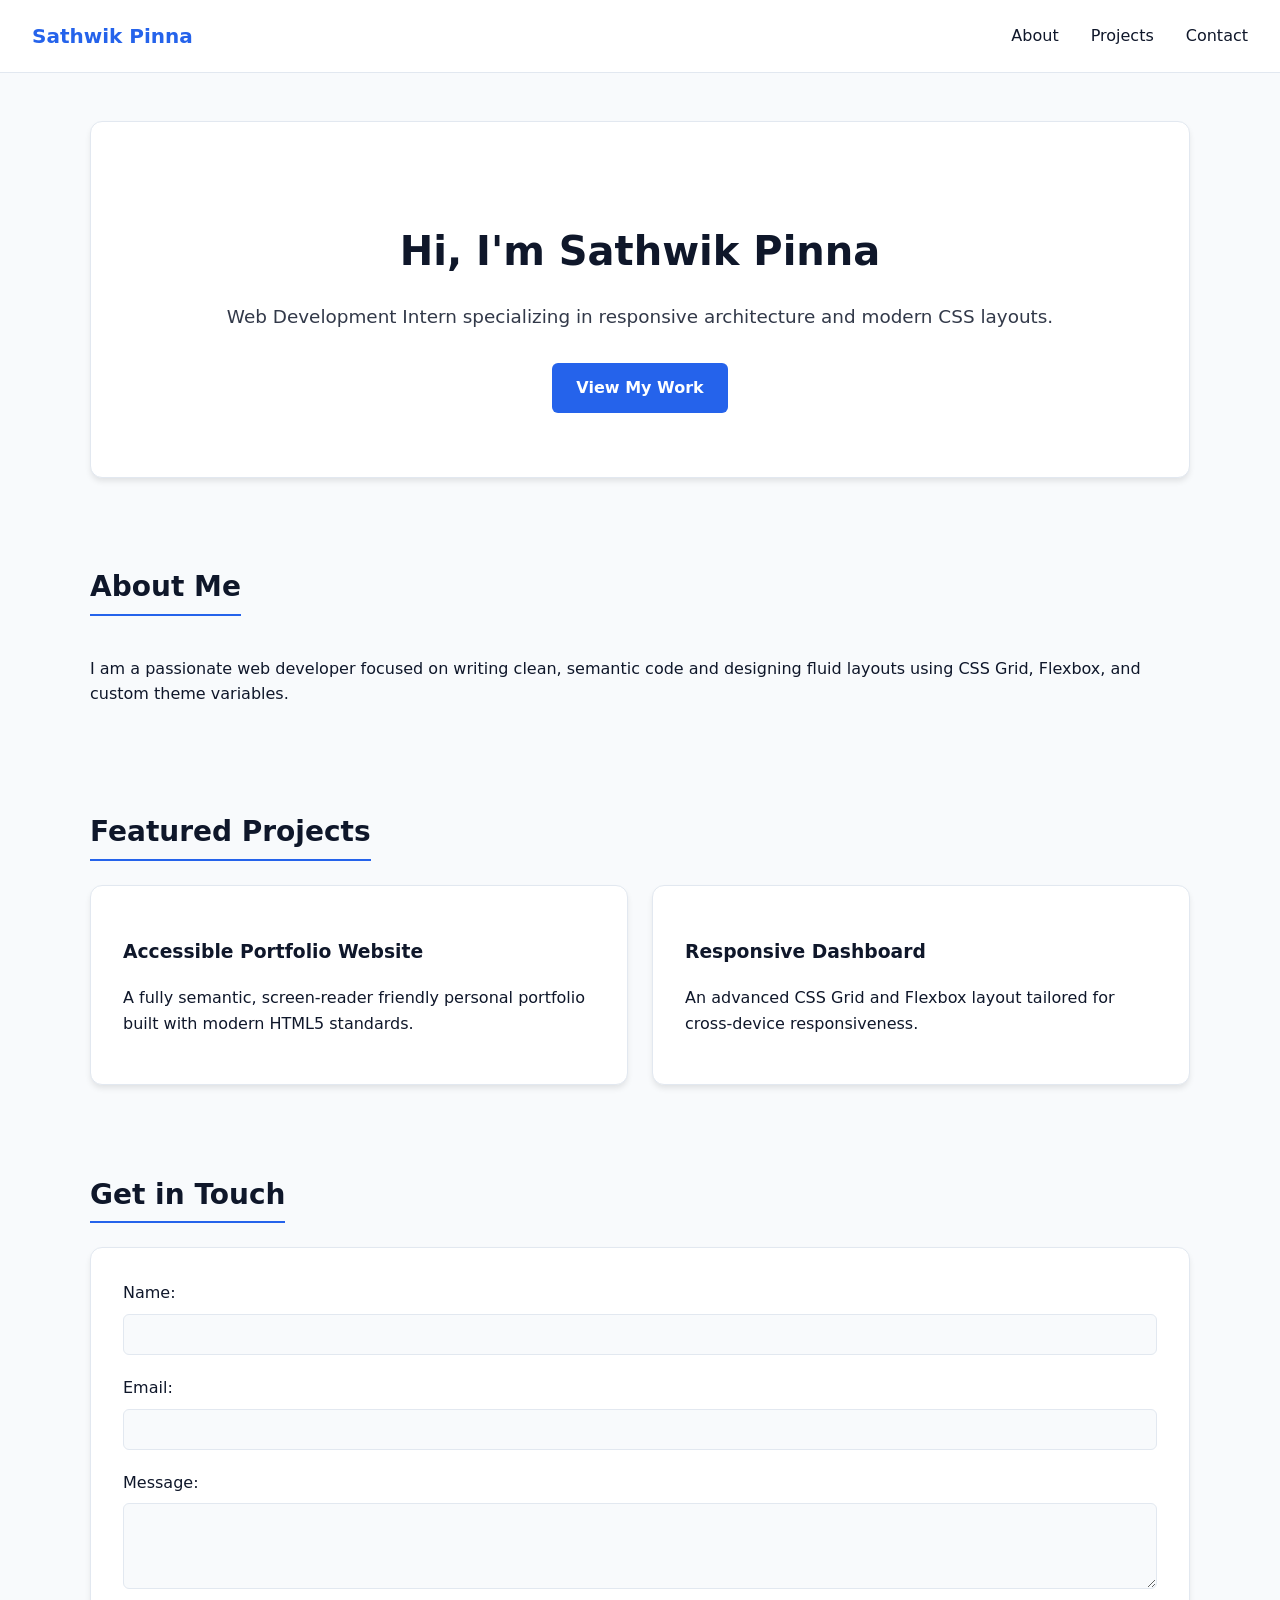
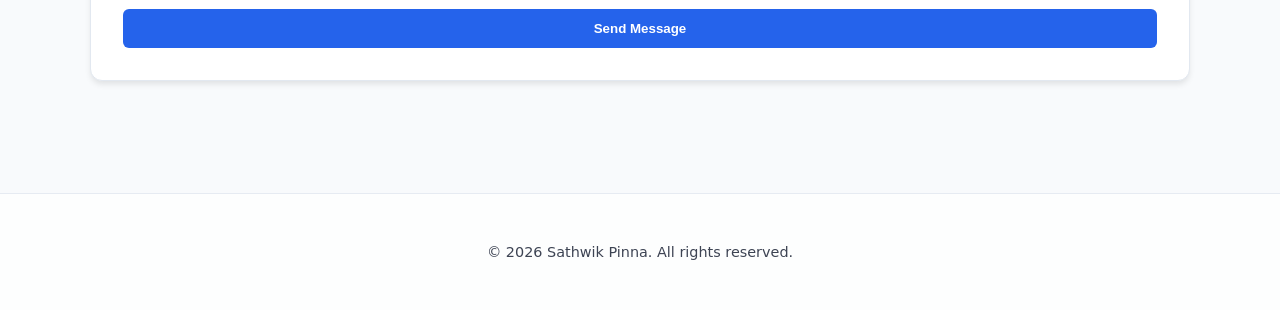
<file: task2/index.html>
<!DOCTYPE html>
<html lang="en">
<head>
    <meta charset="UTF-8">
    <meta name="viewport" content="width=device-width, initial-scale=1.0">
    <meta name="description" content="Personal portfolio of Sathwik Pinna, Web Development Intern showcasing advanced CSS3 architecture and responsive layouts.">
    <title>Sathwik Pinna | Web Developer Portfolio</title>
    <!-- Linked CSS Stylesheet -->
    <link rel="stylesheet" href="style.css">
</head>
<body>

    <!-- Header & Main Navigation -->
    <header>
        <div class="logo">Sathwik Pinna</div>
        <nav aria-label="Main Navigation">
            <ul>
                <li><a href="#about">About</a></li>
                <li><a href="#projects">Projects</a></li>
                <li><a href="#contact">Contact</a></li>
            </ul>
        </nav>
    </header>

    <!-- Main Content -->
    <main>
        <!-- Hero Section -->
        <section id="hero">
            <h1>Hi, I'm Sathwik Pinna</h1>
            <p>Web Development Intern specializing in responsive architecture and modern CSS layouts.</p>
            <a href="#projects" role="button">View My Work</a>
        </section>

        <!-- About Section -->
        <section id="about">
            <h2>About Me</h2>
            <p>I am a passionate web developer focused on writing clean, semantic code and designing fluid layouts using CSS Grid, Flexbox, and custom theme variables.</p>
        </section>

        <!-- Projects Section -->
        <section id="projects">
            <h2>Featured Projects</h2>
            <div class="projects-grid">
                <article class="project-card">
                    <h3>Accessible Portfolio Website</h3>
                    <p>A fully semantic, screen-reader friendly personal portfolio built with modern HTML5 standards.</p>
                </article>
                <article class="project-card">
                    <h3>Responsive Dashboard</h3>
                    <p>An advanced CSS Grid and Flexbox layout tailored for cross-device responsiveness.</p>
                </article>
            </div>
        </section>

        <!-- Contact Section -->
        <section id="contact">
            <h2>Get in Touch</h2>
            <form action="#" method="POST">
                <div>
                    <label for="name">Name:</label>
                    <input type="text" id="name" name="name" required autocomplete="name">
                </div>
                <div>
                    <label for="email">Email:</label>
                    <input type="email" id="email" name="email" required autocomplete="email">
                </div>
                <div>
                    <label for="message">Message:</label>
                    <textarea id="message" name="message" rows="4" required></textarea>
                </div>
                <button type="submit">Send Message</button>
            </form>
        </section>
    </main>

    <!-- Footer -->
    <footer>
        <p>&copy; 2026 Sathwik Pinna. All rights reserved.</p>
    </footer>

</body>
</html>
</file>
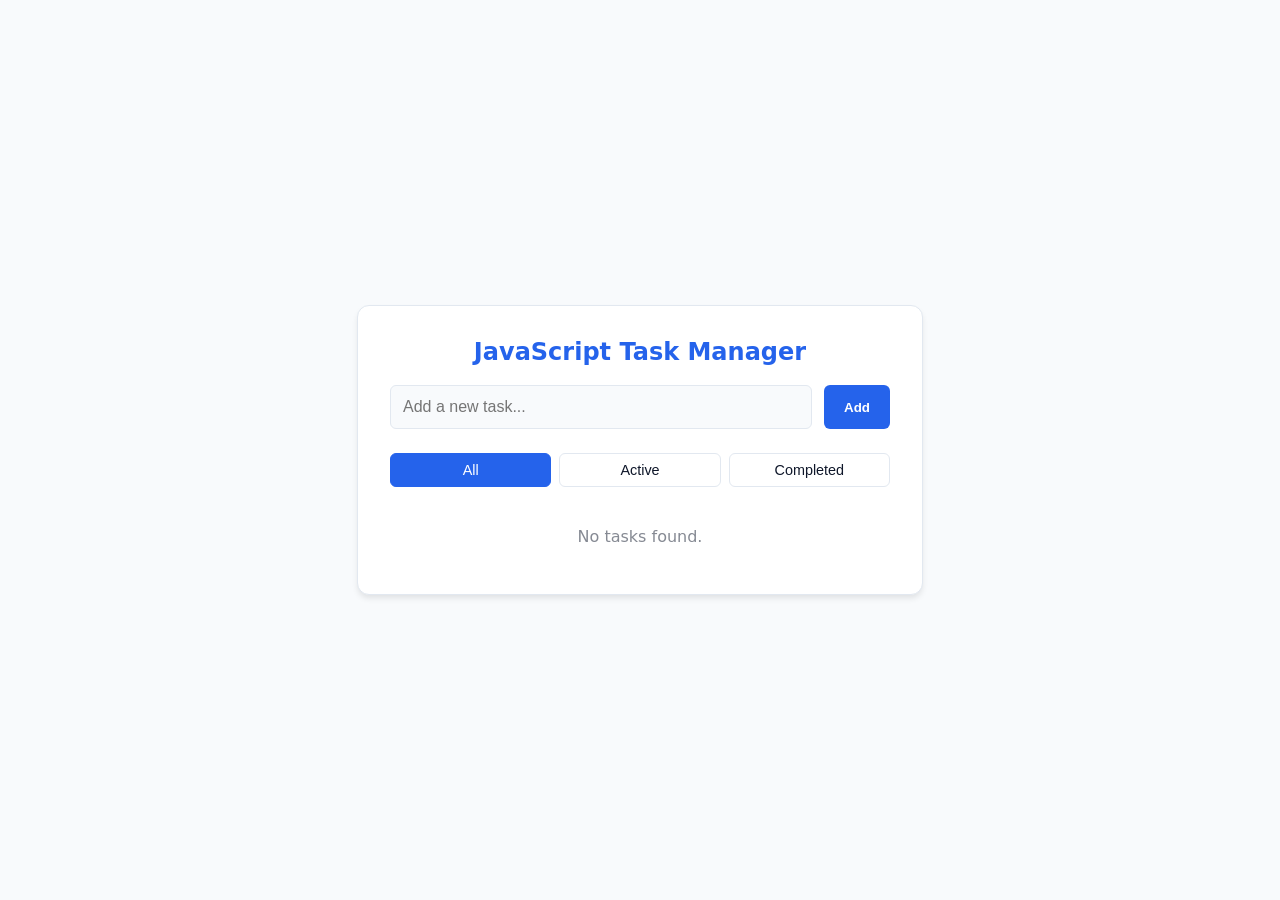
<file: task3/index.html>
<!DOCTYPE html>
<html lang="en">
<head>
    <meta charset="UTF-8">
    <meta name="viewport" content="width=device-width, initial-scale=1.0">
    <meta name="description" content="JavaScript Task Manager application built for Thiranex Web Development Internship Task 3.">
    <title>Sathwik Pinna | Task 3 - Task Manager</title>
    <style>
        :root {
            --bg-color: #f8fafc;
            --text-color: #0f172a;
            --primary-color: #2563eb;
            --primary-hover: #1d4ed8;
            --card-bg: #ffffff;
            --border-color: #e2e8f0;
            --shadow: 0 4px 6px -1px rgb(0 0 0 / 0.1);
        }

        body {
            background-color: var(--bg-color);
            color: var(--text-color);
            font-family: system-ui, -apple-system, sans-serif;
            margin: 0;
            padding: 2rem;
            display: flex;
            justify-content: center;
            align-items: center;
            min-height: 100vh;
            box-sizing: border-box;
        }

        .todo-container {
            background-color: var(--card-bg);
            padding: 2rem;
            border-radius: 12px;
            box-shadow: var(--shadow);
            border: 1px solid var(--border-color);
            width: 100%;
            max-width: 500px;
        }

        h2 {
            margin-top: 0;
            text-align: center;
            color: var(--primary-color);
        }

        #todo-form {
            display: flex;
            gap: 0.75rem;
            margin-bottom: 1.5rem;
        }

        input[type="text"] {
            flex: 1;
            padding: 0.75rem;
            border: 1px solid var(--border-color);
            border-radius: 6px;
            background-color: var(--bg-color);
            color: var(--text-color);
            font-size: 1rem;
        }

        input[type="text"]:focus {
            outline: 2px solid var(--primary-color);
        }

        #todo-form button {
            background-color: var(--primary-color);
            color: #ffffff;
            border: none;
            padding: 0.75rem 1.25rem;
            border-radius: 6px;
            font-weight: 600;
            cursor: pointer;
            transition: background-color 0.2s;
        }

        #todo-form button:hover {
            background-color: var(--primary-hover);
        }

        .filter-buttons {
            display: flex;
            gap: 0.5rem;
            margin-bottom: 1.5rem;
        }

        .filter-btn {
            flex: 1;
            background-color: transparent;
            border: 1px solid var(--border-color);
            color: var(--text-color);
            padding: 0.5rem;
            border-radius: 6px;
            cursor: pointer;
            font-size: 0.9rem;
            transition: all 0.2s;
        }

        .filter-btn.active, .filter-btn:hover {
            background-color: var(--primary-color);
            color: #ffffff;
            border-color: var(--primary-color);
        }

        #todo-list {
            list-style: none;
            padding: 0;
            margin: 0;
            display: flex;
            flex-direction: column;
            gap: 0.75rem;
        }

        .todo-item {
            display: flex;
            justify-content: space-between;
            align-items: center;
            padding: 0.75rem 1rem;
            background-color: var(--bg-color);
            border: 1px solid var(--border-color);
            border-radius: 6px;
        }

        .todo-item.completed .task-text {
            text-decoration: line-through;
            opacity: 0.5;
        }

        .task-text {
            cursor: pointer;
            flex: 1;
            word-break: break-word;
        }

        .task-actions {
            display: flex;
            gap: 0.5rem;
        }

        .toggle-btn {
            background-color: #10b981;
            color: white;
            border: none;
            padding: 0.35rem 0.65rem;
            border-radius: 4px;
            cursor: pointer;
            font-size: 0.8rem;
        }

        .delete-btn {
            background-color: #ef4444;
            color: white;
            border: none;
            padding: 0.35rem 0.65rem;
            border-radius: 4px;
            cursor: pointer;
            font-size: 0.8rem;
        }

        .empty-message {
            text-align: center;
            opacity: 0.5;
            padding: 1rem;
        }
    </style>
</head>
<body>

    <div class="todo-container">
        <h2>JavaScript Task Manager</h2>
        
        <form id="todo-form">
            <input type="text" id="todo-input" placeholder="Add a new task..." required autocomplete="off">
            <button type="submit">Add</button>
        </form>

        <div class="filter-buttons">
            <button class="filter-btn active" data-filter="all">All</button>
            <button class="filter-btn" data-filter="active">Active</button>
            <button class="filter-btn" data-filter="completed">Completed</button>
        </div>

        <ul id="todo-list"></ul>
    </div>

    <script src="app.js"></script>
</body>
</html>
</file>
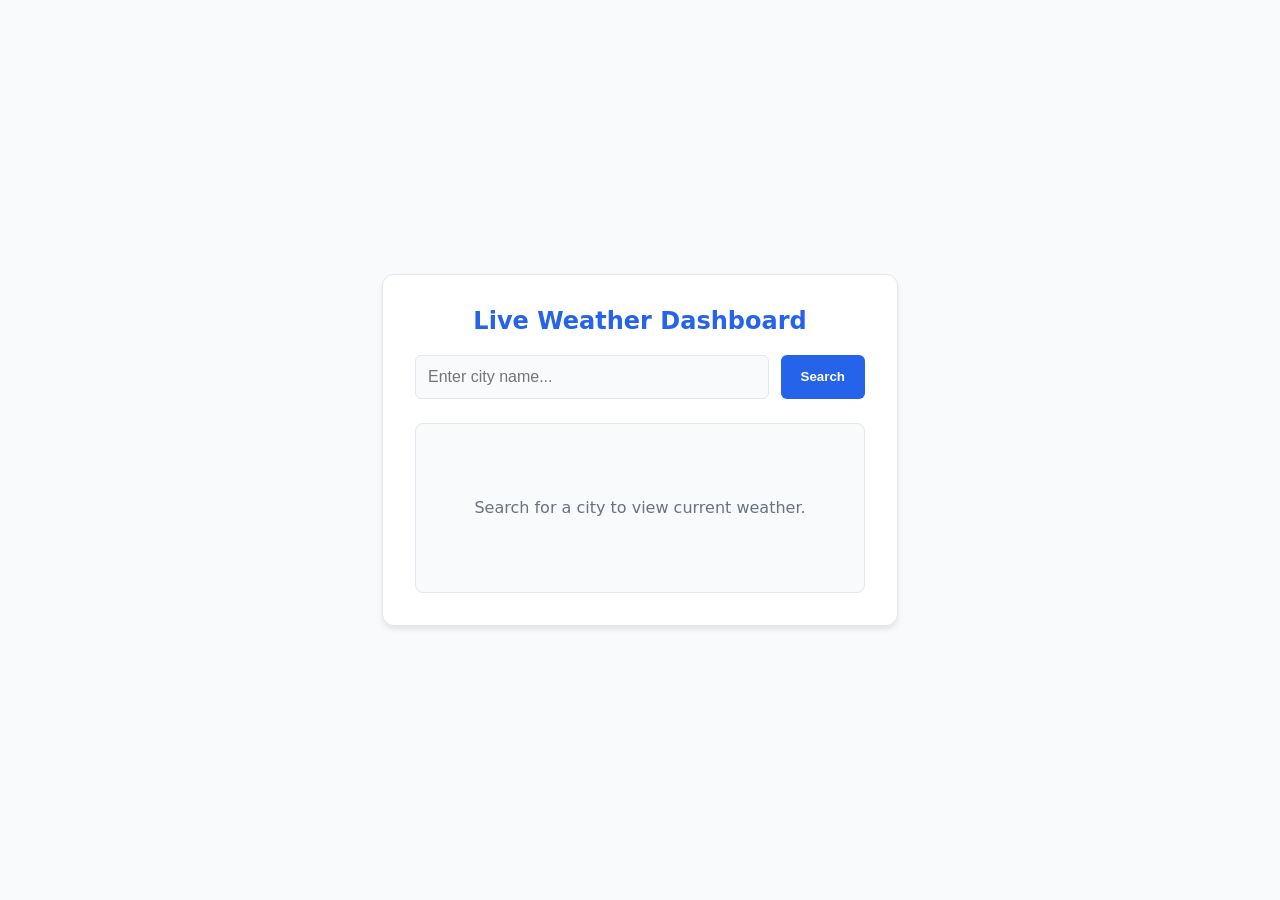
<file: task4/index.html>
<!DOCTYPE html>
<html lang="en">
<head>
    <meta charset="UTF-8">
    <meta name="viewport" content="width=device-width, initial-scale=1.0">
    <meta name="description" content="Live Weather Dashboard built for Thiranex Web Development Internship Task 4.">
    <title>Sathwik Pinna | Task 4 - Weather Dashboard</title>
    <style>
        :root {
            --bg-color: #f8fafc;
            --text-color: #0f172a;
            --primary-color: #2563eb;
            --primary-hover: #1d4ed8;
            --card-bg: #ffffff;
            --border-color: #e2e8f0;
            --shadow: 0 4px 6px -1px rgb(0 0 0 / 0.1);
        }

        body {
            background-color: var(--bg-color);
            color: var(--text-color);
            font-family: system-ui, -apple-system, sans-serif;
            margin: 0;
            padding: 2rem;
            display: flex;
            justify-content: center;
            align-items: center;
            min-height: 100vh;
            box-sizing: border-box;
        }

        .weather-container {
            background-color: var(--card-bg);
            padding: 2rem;
            border-radius: 12px;
            box-shadow: var(--shadow);
            border: 1px solid var(--border-color);
            width: 100%;
            max-width: 450px;
        }

        h2 {
            margin-top: 0;
            text-align: center;
            color: var(--primary-color);
        }

        .search-box {
            display: flex;
            gap: 0.75rem;
            margin-bottom: 1.5rem;
        }

        input[type="text"] {
            flex: 1;
            padding: 0.75rem;
            border: 1px solid var(--border-color);
            border-radius: 6px;
            background-color: var(--bg-color);
            color: var(--text-color);
            font-size: 1rem;
        }

        input[type="text"]:focus {
            outline: 2px solid var(--primary-color);
        }

        button {
            background-color: var(--primary-color);
            color: #ffffff;
            border: none;
            padding: 0.75rem 1.25rem;
            border-radius: 6px;
            font-weight: 600;
            cursor: pointer;
            transition: background-color 0.2s;
        }

        button:hover {
            background-color: var(--primary-hover);
        }

        #weather-result {
            background-color: var(--bg-color);
            border: 1px solid var(--border-color);
            border-radius: 8px;
            padding: 1.5rem;
            text-align: center;
            min-height: 120px;
            display: flex;
            flex-direction: column;
            justify-content: center;
            align-items: center;
        }

        .weather-info h3 {
            margin: 0 0 0.5rem 0;
            font-size: 1.5rem;
        }

        .temp {
            font-size: 2.5rem;
            font-weight: bold;
            color: var(--primary-color);
            margin: 0.5rem 0;
        }

        .details {
            display: flex;
            justify-content: space-around;
            width: 100%;
            margin-top: 1rem;
            font-size: 0.9rem;
            opacity: 0.8;
        }

        .error-message {
            color: #ef4444;
            font-weight: 500;
        }
    </style>
</head>
<body>

    <div class="weather-container">
        <h2>Live Weather Dashboard</h2>
        
        <div class="search-box">
            <input type="text" id="city-input" placeholder="Enter city name..." autocomplete="off">
            <button id="search-btn">Search</button>
        </div>

        <div id="weather-result">
            <p style="opacity: 0.6; margin: 0;">Search for a city to view current weather.</p>
        </div>
    </div>

    <script src="app.js"></script>
</body>
</html>
</file>
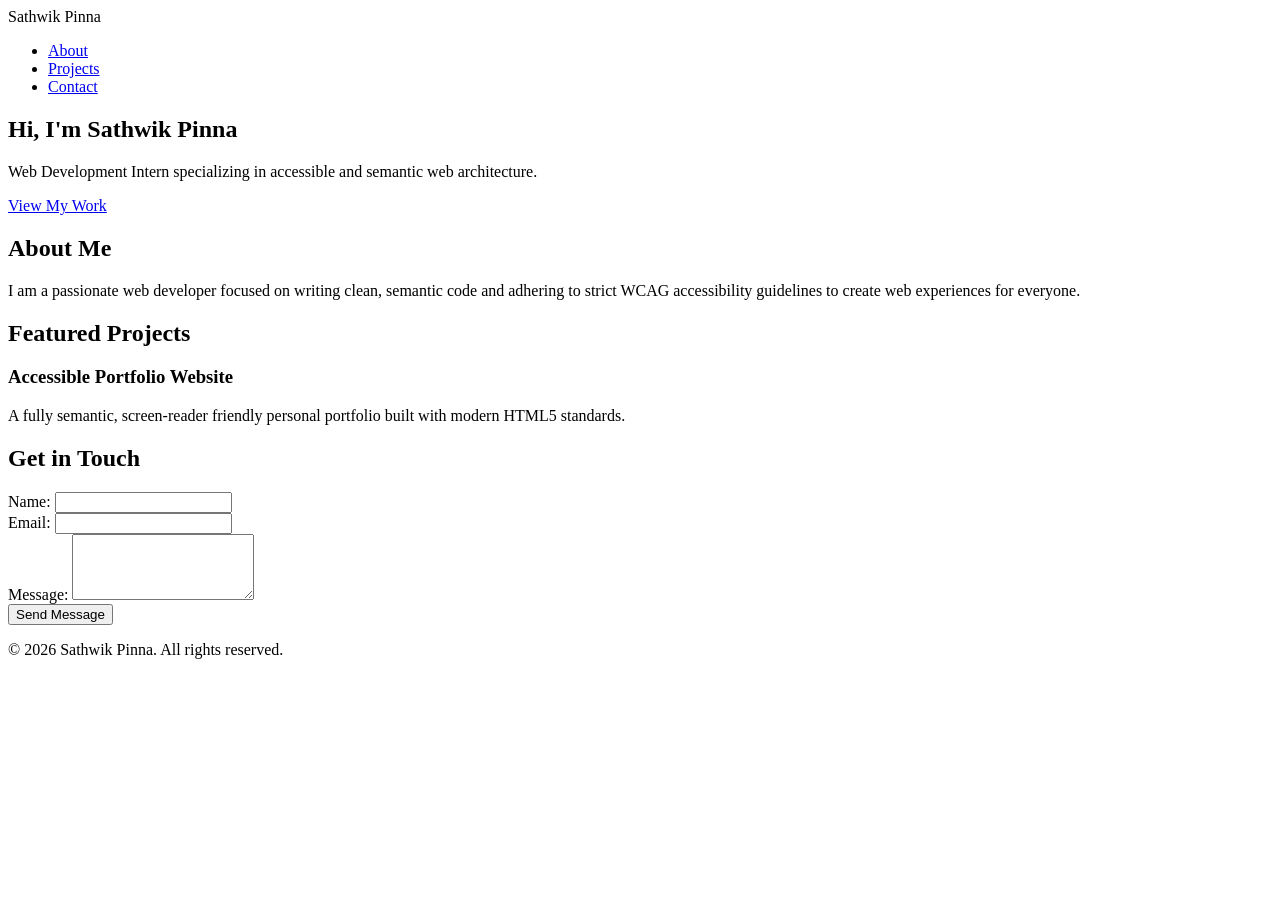
<file: task1.html>
<!DOCTYPE html>
<html lang="en">
<head>
    <meta charset="UTF-8">
    <meta name="viewport" content="width=device-width, initial-scale=1.0">
    <meta name="description" content="Personal portfolio of Sathwik Pinna, Web Development Intern showcasing semantic HTML5 structure and accessible design.">
    <title>Sathwik Pinna | Web Developer Portfolio</title>
</head>
<body>

    <!-- Header & Main Navigation -->
    <header>
        <div class="logo">Sathwik Pinna</div>
        <nav aria-label="Main Navigation">
            <ul>
                <li><a href="#about">About</a></li>
                <li><a href="#projects">Projects</a></li>
                <li><a href="#contact">Contact</a></li>
            </ul>
        </nav>
    </header>

    <!-- Main Content -->
    <main>
        <!-- Hero Section -->
        <section id="hero">
            <h1>Hi, I'm Sathwik Pinna</h1>
            <p>Web Development Intern specializing in accessible and semantic web architecture.</p>
            <a href="#projects" role="button">View My Work</a>
        </section>

        <!-- About Section -->
        <section id="about">
            <h2>About Me</h2>
            <p>I am a passionate web developer focused on writing clean, semantic code and adhering to strict WCAG accessibility guidelines to create web experiences for everyone.</p>
        </section>

        <!-- Projects Section -->
        <section id="projects">
            <h2>Featured Projects</h2>
            <article class="project-card">
                <h3>Accessible Portfolio Website</h3>
                <p>A fully semantic, screen-reader friendly personal portfolio built with modern HTML5 standards.</p>
            </article>
        </section>

        <!-- Contact Section -->
        <section id="contact">
            <h2>Get in Touch</h2>
            <form action="#" method="POST" aria-labelledby="contact-heading">
                <div>
                    <label for="name">Name:</label>
                    <input type="text" id="name" name="name" required autocomplete="name">
                </div>
                <div>
                    <label for="email">Email:</label>
                    <input type="email" id="email" name="email" required autocomplete="email">
                </div>
                <div>
                    <label for="message">Message:</label>
                    <textarea id="message" name="message" rows="4" required></textarea>
                </div>
                <button type="submit">Send Message</button>
            </form>
        </section>
    </main>

    <!-- Footer -->
    <footer>
        <p>&copy; 2026 Sathwik Pinna. All rights reserved.</p>
    </footer>

</body>
</html>
</file>
<file: task2/style.css>
/* Custom CSS Variables & Dynamic Light/Dark Theme Tokens */
:root {
    --bg-color: #f8fafc;
    --text-color: #0f172a;
    --primary-color: #2563eb;
    --primary-hover: #1d4ed8;
    --card-bg: #ffffff;
    --border-color: #e2e8f0;
    --shadow: 0 4px 6px -1px rgb(0 0 0 / 0.1);
}

@media (prefers-color-scheme: dark) {
    :root {
        --bg-color: #0f172a;
        --text-color: #f8fafc;
        --primary-color: #3b82f6;
        --primary-hover: #60a5fa;
        --card-bg: #1e293b;
        --border-color: #334155;
        --shadow: 0 4px 6px -1px rgb(0 0 0 / 0.5);
    }
}

/* Global Styles */
body {
    background-color: var(--bg-color);
    color: var(--text-color);
    font-family: system-ui, -apple-system, BlinkMacSystemFont, "Segoe UI", Roboto, sans-serif;
    margin: 0;
    padding: 0;
    line-height: 1.6;
}

/* Header & Flexbox Navigation */
header {
    display: flex;
    justify-content: space-between;
    align-items: center;
    padding: 1.25rem 2rem;
    background-color: var(--card-bg);
    border-bottom: 1px solid var(--border-color);
    position: sticky;
    top: 0;
    z-index: 100;
}

.logo {
    font-weight: 700;
    font-size: 1.25rem;
    color: var(--primary-color);
}

nav ul {
    display: flex;
    gap: 2rem;
    list-style: none;
    margin: 0;
    padding: 0;
}

nav a {
    color: var(--text-color);
    text-decoration: none;
    font-weight: 500;
    transition: color 0.2s ease;
}

nav a:hover {
    color: var(--primary-color);
}

/* Main Content Area using CSS Grid */
main {
    max-width: 1100px;
    margin: 0 auto;
    padding: 3rem 2rem;
    display: grid;
    gap: 4rem;
}

/* Hero Section */
#hero {
    text-align: center;
    padding: 4rem 1rem;
    background: var(--card-bg);
    border-radius: 12px;
    box-shadow: var(--shadow);
    border: 1px solid var(--border-color);
}

#hero h1 {
    font-size: 2.5rem;
    margin-bottom: 1rem;
}

#hero p {
    font-size: 1.15rem;
    color: var(--text-color);
    opacity: 0.85;
    margin-bottom: 2rem;
}

#hero a[role="button"] {
    display: inline-block;
    background-color: var(--primary-color);
    color: #ffffff;
    padding: 0.75rem 1.5rem;
    border-radius: 6px;
    text-decoration: none;
    font-weight: 600;
    transition: background-color 0.2s ease;
}

#hero a[role="button"]:hover {
    background-color: var(--primary-hover);
}

/* Section Headings */
section h2 {
    font-size: 1.75rem;
    margin-bottom: 1.5rem;
    border-bottom: 2px solid var(--primary-color);
    display: inline-block;
    padding-bottom: 0.25rem;
}

/* Projects Grid Layout */
.projects-grid {
    display: grid;
    grid-template-columns: repeat(auto-fit, minmax(280px, 1fr));
    gap: 1.5rem;
}

.project-card {
    background-color: var(--card-bg);
    padding: 2rem;
    border-radius: 12px;
    box-shadow: var(--shadow);
    border: 1px solid var(--border-color);
    transition: transform 0.2s ease;
}

.project-card:hover {
    transform: translateY(-4px);
}

/* Contact Form Styling */
form {
    display: grid;
    gap: 1.25rem;
    background-color: var(--card-bg);
    padding: 2rem;
    border-radius: 12px;
    box-shadow: var(--shadow);
    border: 1px solid var(--border-color);
}

form div {
    display: flex;
    flex-direction: column;
    gap: 0.5rem;
}

label {
    font-weight: 500;
}

input, textarea {
    padding: 0.75rem;
    border: 1px solid var(--border-color);
    border-radius: 6px;
    background-color: var(--bg-color);
    color: var(--text-color);
    font-family: inherit;
}

input:focus, textarea:focus {
    outline: 2px solid var(--primary-color);
}

button[type="submit"] {
    background-color: var(--primary-color);
    color: #ffffff;
    padding: 0.75rem;
    border: none;
    border-radius: 6px;
    font-weight: 600;
    cursor: pointer;
    transition: background-color 0.2s ease;
}

button[type="submit"]:hover {
    background-color: var(--primary-hover);
}

/* Footer */
footer {
    text-align: center;
    padding: 2rem;
    background-color: var(--card-bg);
    border-top: 1px solid var(--border-color);
    margin-top: 4rem;
    font-size: 0.9rem;
    opacity: 0.8;
}

/* Responsive Media Queries for Mobile Screens */
@media (max-width: 768px) {
    header {
        flex-direction: column;
        gap: 1rem;
        padding: 1rem;
    }

    nav ul {
        gap: 1rem;
    }

    main {
        padding: 1.5rem 1rem;
        gap: 2.5rem;
    }

    #hero h1 {
        font-size: 2rem;
    }
}
</file>
